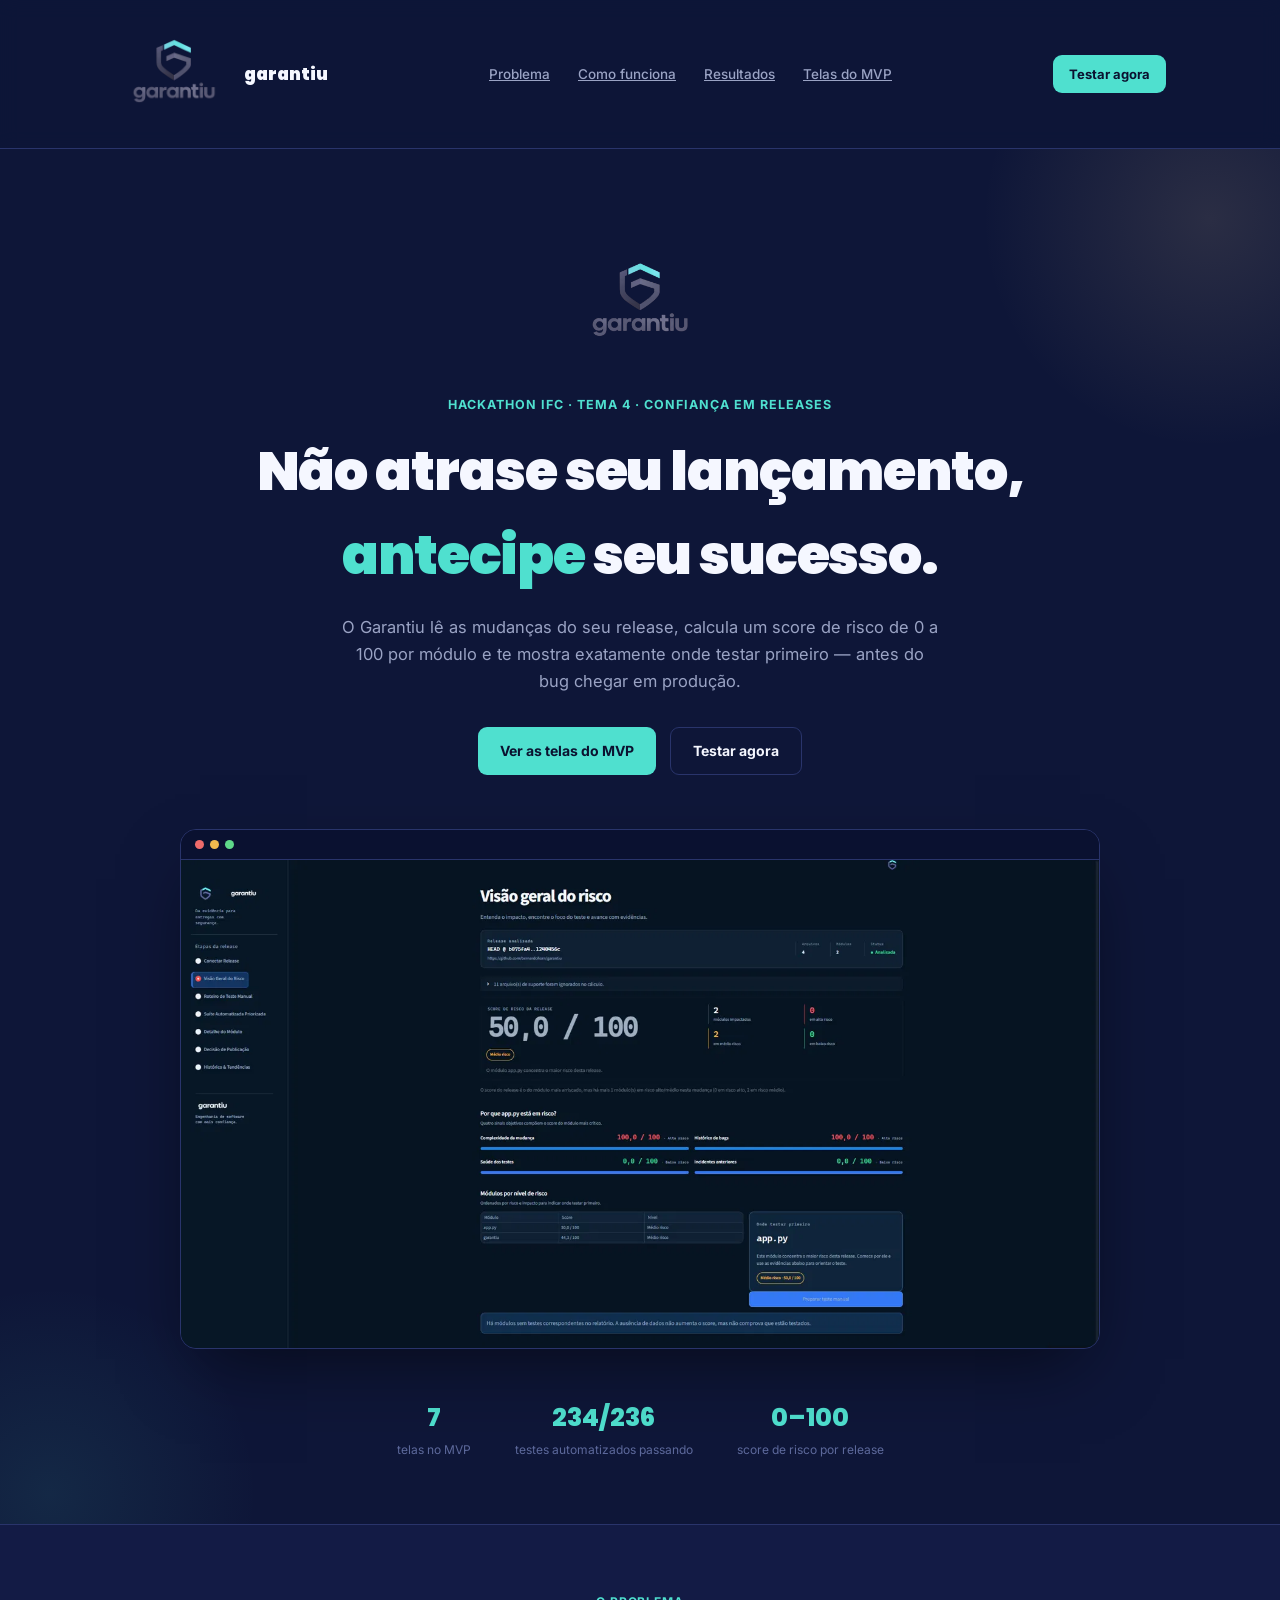
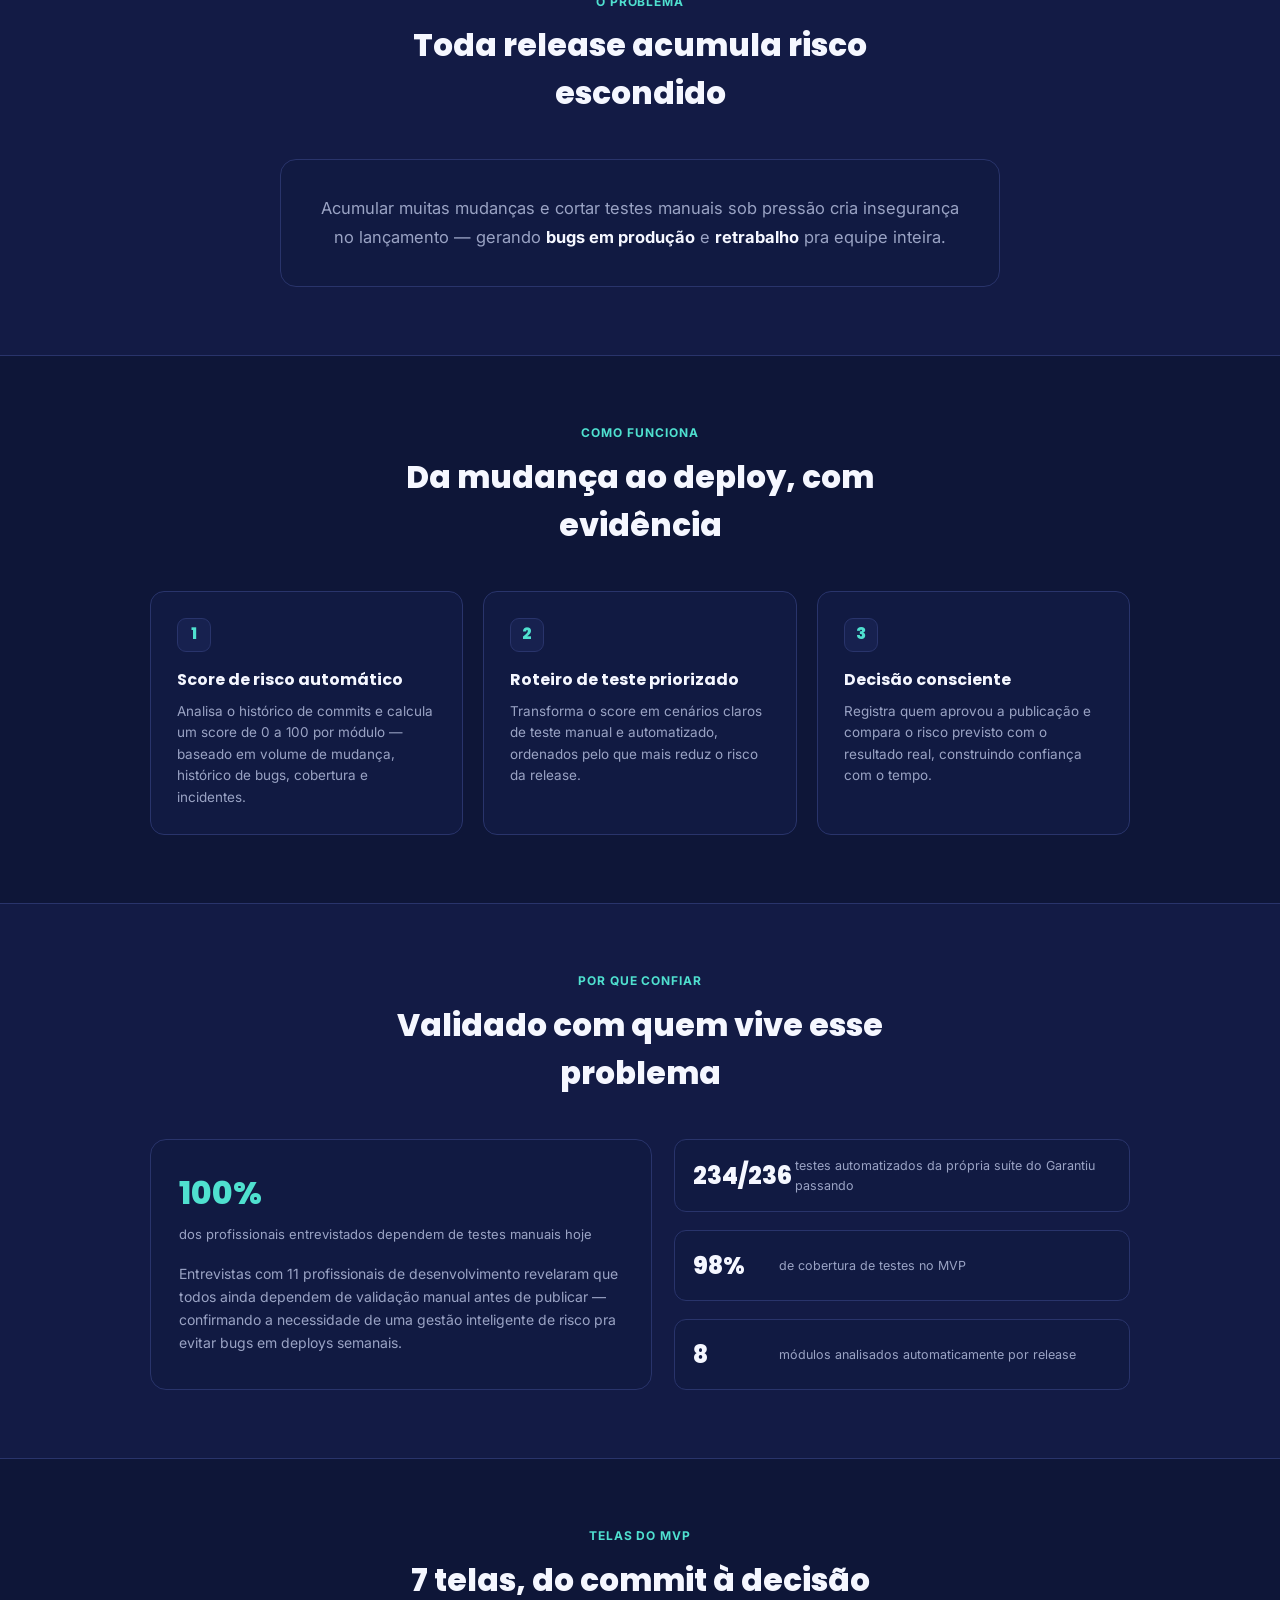
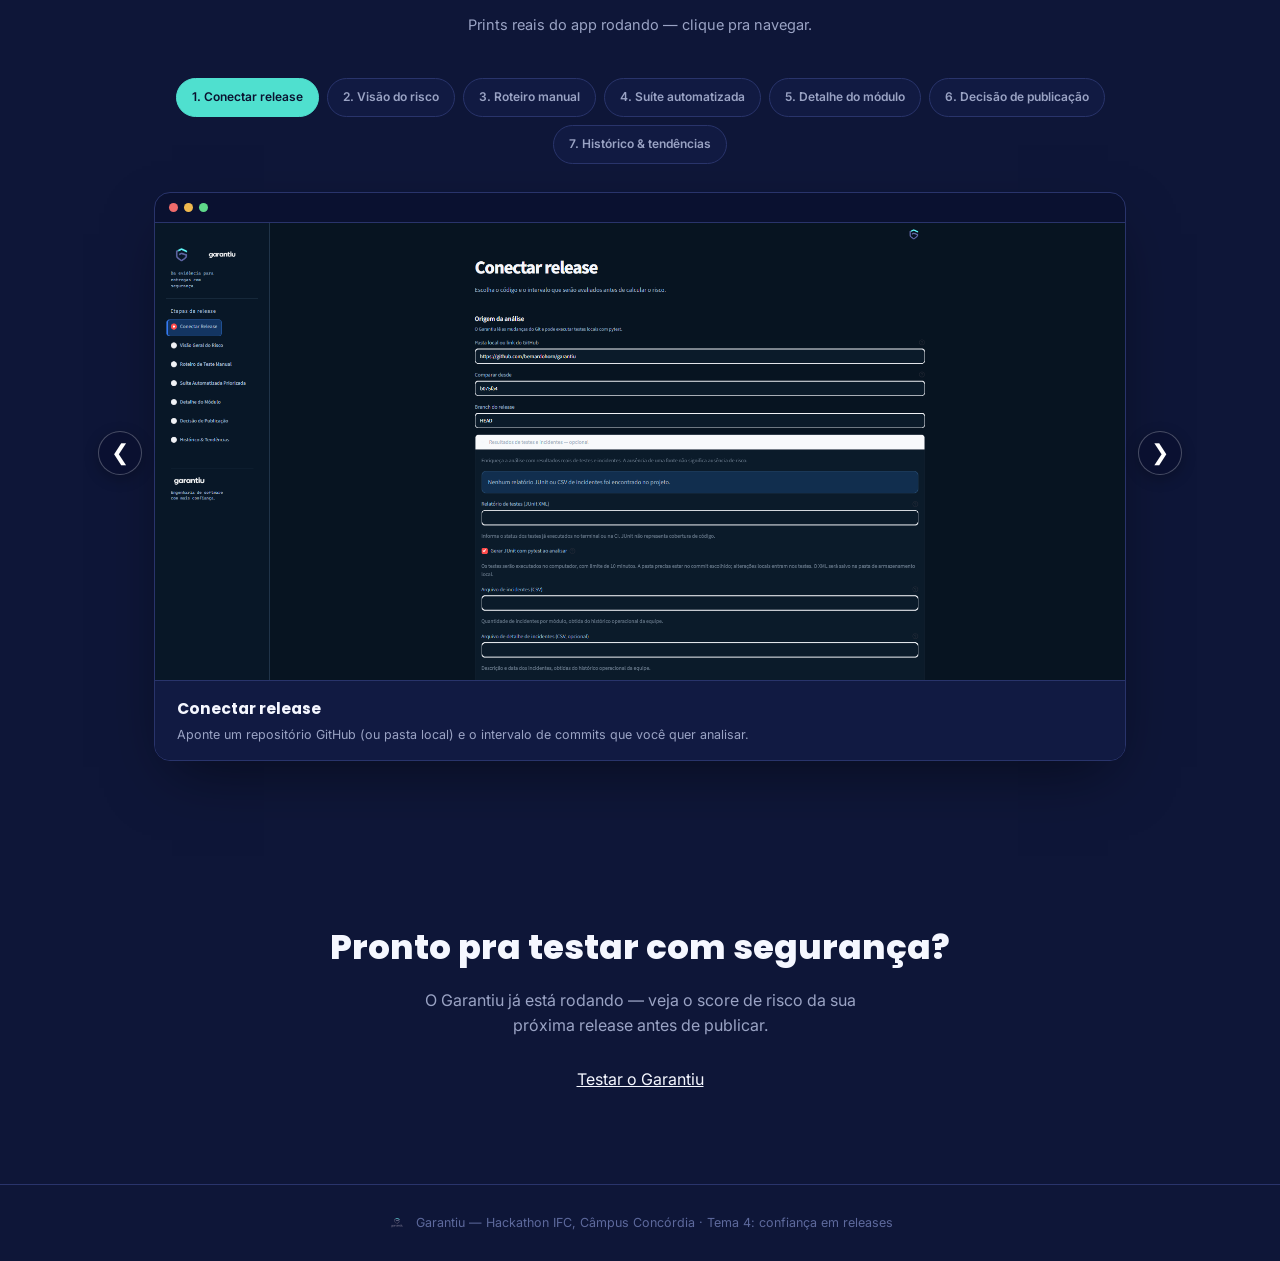
<file: index.html>
<!DOCTYPE html>
<html lang="pt-BR">
<head>
<meta charset="UTF-8">
<meta name="viewport" content="width=device-width, initial-scale=1.0">
<title>Garantiu — Usou, Testou, Aprovou.</title>
<link rel="preconnect" href="https://fonts.googleapis.com">
<link href="https://fonts.googleapis.com/css2?family=Poppins:wght@600;800;900&family=Inter:wght@400;500;600;700&display=swap" rel="stylesheet">
<link rel="stylesheet" href="landing page/style.css">
</head>
<body>

<header>
  <div class="navegacao envoltorio">
    <div class="marca"><img src="landing page/imagens/Logo_Garantiu.png" alt="Garantiu">garantiu</div>
    <nav class="links-navegacao">
      <a href="#problema">Problema</a>
      <a href="#funciona">Como funciona</a>
      <a href="#prova">Resultados</a>
      <a href="#telas">Telas do MVP</a>
    </nav>
    <a href="#chamada" class="botao pequeno">Testar agora</a>
  </div>
</header>

<section class="principal">
  <div class="envoltorio">
    <img class="logo-principal" src="landing page/imagens/Logo_Garantiu.png" alt="Garantiu">
    <div class="etiqueta">Hackathon IFC · Tema 4 · Confiança em releases</div>
    <h1>Não atrase seu lançamento,<br><span class="destaque">antecipe</span> seu sucesso.</h1>
    <p>O Garantiu lê as mudanças do seu release, calcula um score de risco de 0 a 100 por módulo e te mostra exatamente onde testar primeiro — antes do bug chegar em produção.</p>
    <div class="botoes-acao">
      <a href="#telas" class="botao">Ver as telas do MVP</a>
      <a href="#chamada" class="botao fantasma">Testar agora</a>
    </div>

    <div class="print-destaque">
      <div class="barra-topo">
        <div class="bolinha" style="background:#EF6B6B;"></div>
        <div class="bolinha" style="background:#F0B94E;"></div>
        <div class="bolinha" style="background:#5FD98A;"></div>
      </div>
      <img src="landing page/imagens/print-segunda parte.webp" alt="Tela Visão Geral do Risco do Garantiu, mostrando score 50 de 100">
    </div>

    <div class="estatisticas">
      <div class="item-estatistica"><div class="valor">7</div><div class="legenda">telas no MVP</div></div>
      <div class="item-estatistica"><div class="valor">234/236</div><div class="legenda">testes automatizados passando</div></div>
      <div class="item-estatistica"><div class="valor">0–100</div><div class="legenda">score de risco por release</div></div>
    </div>
  </div>
</section>

<section class="problema" id="problema">
  <div class="envoltorio">
    <div class="cabecalho-secao">
      <div class="etiqueta">O problema</div>
      <h2>Toda release acumula risco escondido</h2>
    </div>
    <div class="cartao">
      Acumular muitas mudanças e cortar testes manuais sob pressão cria insegurança no lançamento — gerando <strong>bugs em produção</strong> e <strong>retrabalho</strong> pra equipe inteira.
    </div>
  </div>
</section>

<section id="funciona">
  <div class="envoltorio">
    <div class="cabecalho-secao">
      <div class="etiqueta">Como funciona</div>
      <h2>Da mudança ao deploy, com evidência</h2>
    </div>
    <div class="etapas">
      <div class="etapa">
        <div class="numero">1</div>
        <h3>Score de risco automático</h3>
        <p>Analisa o histórico de commits e calcula um score de 0 a 100 por módulo — baseado em volume de mudança, histórico de bugs, cobertura e incidentes.</p>
      </div>
      <div class="etapa">
        <div class="numero">2</div>
        <h3>Roteiro de teste priorizado</h3>
        <p>Transforma o score em cenários claros de teste manual e automatizado, ordenados pelo que mais reduz o risco da release.</p>
      </div>
      <div class="etapa">
        <div class="numero">3</div>
        <h3>Decisão consciente</h3>
        <p>Registra quem aprovou a publicação e compara o risco previsto com o resultado real, construindo confiança com o tempo.</p>
      </div>
    </div>
  </div>
</section>

<section class="prova" id="prova">
  <div class="envoltorio">
    <div class="cabecalho-secao">
      <div class="etiqueta">Por que confiar</div>
      <h2>Validado com quem vive esse problema</h2>
    </div>
    <div class="grade-prova">
      <div class="cartao-prova">
        <div class="grande">100%</div>
        <div class="legenda">dos profissionais entrevistados dependem de testes manuais hoje</div>
        <p>Entrevistas com 11 profissionais de desenvolvimento revelaram que todos ainda dependem de validação manual antes de publicar — confirmando a necessidade de uma gestão inteligente de risco pra evitar bugs em deploys semanais.</p>
      </div>
      <div class="numeros-prova">
        <div class="linha-numero"><div class="valor">234/236</div><div class="legenda">testes automatizados da própria suíte do Garantiu passando</div></div>
        <div class="linha-numero"><div class="valor">98%</div><div class="legenda">de cobertura de testes no MVP</div></div>
        <div class="linha-numero"><div class="valor">8</div><div class="legenda">módulos analisados automaticamente por release</div></div>
      </div>
    </div>
  </div>
</section>

<section id="telas">
  <div class="envoltorio envoltorio-telas">
    <div class="cabecalho-secao">
      <div class="etiqueta">Telas do MVP</div>
      <h2>7 telas, do commit à decisão</h2>
      <p>Prints reais do app rodando — clique pra navegar.</p>
    </div>

    <div class="abas" id="abas">
      <div class="aba ativa" data-aba="tela1">1. Conectar release</div>
      <div class="aba" data-aba="tela2">2. Visão do risco</div>
      <div class="aba" data-aba="tela3">3. Roteiro manual</div>
      <div class="aba" data-aba="tela4">4. Suíte automatizada</div>
      <div class="aba" data-aba="tela5">5. Detalhe do módulo</div>
      <div class="aba" data-aba="tela6">6. Decisão de publicação</div>
      <div class="aba" data-aba="tela7">7. Histórico & tendências</div>
    </div>

    <div class="carrossel-telas">
      <button class="seta-tela anterior" type="button" aria-label="Ver imagem anterior">&#10094;</button>
      <button class="seta-tela proxima" type="button" aria-label="Ver próxima imagem">&#10095;</button>
    <div class="moldura-tela ativa" id="tela1">
      <div class="barra-topo"><div class="bolinha" style="background:#EF6B6B;"></div><div class="bolinha" style="background:#F0B94E;"></div><div class="bolinha" style="background:#5FD98A;"></div></div>
      <div class="rolagem-print"><img src="landing page/imagens/print- conectar release.png" alt="Tela Conectar Release"></div>
      <div class="descricao-tela"><h3>Conectar release</h3><p>Aponte um repositório GitHub (ou pasta local) e o intervalo de commits que você quer analisar.</p></div>
    </div>

    <div class="moldura-tela" id="tela2">
      <div class="barra-topo"><div class="bolinha" style="background:#EF6B6B;"></div><div class="bolinha" style="background:#F0B94E;"></div><div class="bolinha" style="background:#5FD98A;"></div></div>
      <div class="rolagem-print"><img src="landing page/imagens/print-segunda parte.webp" alt="Tela Visão Geral do Risco"></div>
      <div class="descricao-tela"><h3>Visão geral do risco</h3><p>Score consolidado da release, módulos por nível de risco e onde testar primeiro.</p></div>
    </div>

    <div class="moldura-tela" id="tela3">
      <div class="barra-topo"><div class="bolinha" style="background:#EF6B6B;"></div><div class="bolinha" style="background:#F0B94E;"></div><div class="bolinha" style="background:#5FD98A;"></div></div>
      <div class="rolagem-print"><img src="landing page/imagens/print-roteiro teste manual.png" alt="Tela Roteiro de Teste Manual"></div>
      <div class="descricao-tela"><h3>Roteiro de teste manual</h3><p>Transforma o score em cenários claros de teste, módulo por módulo.</p></div>
    </div>

    <div class="moldura-tela" id="tela4">
      <div class="barra-topo"><div class="bolinha" style="background:#EF6B6B;"></div><div class="bolinha" style="background:#F0B94E;"></div><div class="bolinha" style="background:#5FD98A;"></div></div>
      <div class="rolagem-print"><img src="landing page/imagens/print-suite automatizada.png" alt="Tela Suíte Automatizada Priorizada"></div>
      <div class="descricao-tela"><h3>Suíte automatizada priorizada</h3><p>Testes importados (JUnit/pytest), ordenados pelo que mais reduz o risco da release.</p></div>
    </div>

    <div class="moldura-tela" id="tela5">
      <div class="barra-topo"><div class="bolinha" style="background:#EF6B6B;"></div><div class="bolinha" style="background:#F0B94E;"></div><div class="bolinha" style="background:#5FD98A;"></div></div>
      <div class="rolagem-print"><img src="landing page/imagens/print-detalhe do módulo.png" alt="Tela Detalhe do Módulo"></div>
      <div class="descricao-tela"><h3>Detalhe do módulo</h3><p>As evidências que sustentam o risco de cada área alterada: arquivos, histórico de bugs e saúde dos testes.</p></div>
    </div>

    <div class="moldura-tela" id="tela6">
      <div class="barra-topo"><div class="bolinha" style="background:#EF6B6B;"></div><div class="bolinha" style="background:#F0B94E;"></div><div class="bolinha" style="background:#5FD98A;"></div></div>
      <div class="rolagem-print"><img src="landing page/imagens/print-decisão da publicação.png" alt="Tela Decisão de Publicação"></div>
      <div class="descricao-tela"><h3>Decisão de publicação</h3><p>Registra uma decisão humana consciente — o Garantiu não executa o deploy.</p></div>
    </div>

    <div class="moldura-tela" id="tela7">
      <div class="barra-topo"><div class="bolinha" style="background:#EF6B6B;"></div><div class="bolinha" style="background:#F0B94E;"></div><div class="bolinha" style="background:#5FD98A;"></div></div>
      <div class="rolagem-print"><img src="landing page/imagens/print-historico e tendencias.png" alt="Tela Histórico e Tendências"></div>
      <div class="descricao-tela"><h3>Histórico &amp; tendências</h3><p>Compara risco previsto e resultado real, release após release, pra construir confiança no score.</p></div>
    </div>
    </div>
  </div>
</section>

<section class="chamada-final" id="chamada">
  <div class="envoltorio">
    <h2>Pronto pra testar com segurança?</h2>
    <p>O Garantiu já está rodando — veja o score de risco da sua próxima release antes de publicar.</p>
    <a href="https://docs.google.com/forms/d/e/1FAIpQLSe_EEPoMMeDINQUR9GNrzMZuaR1k5V5yepb1EtK7Lp0d4F1yQ/viewform?usp=dialog" target="_blank" rel="noopener noreferrer" id="botao-chamada-final">Testar o Garantiu</a>
  </div>
</section>

<footer>
  <img src="landing page/imagens/Logo_Garantiu.png" alt="Garantiu"> Garantiu — Hackathon IFC, Câmpus Concórdia · Tema 4: confiança em releases
</footer>

<script src="landing page/script.js"></script>
</body>
</html>
</file>
<file: landing page/style.css>
:root{
  --bg:#0E1638; --bg-alt:#131B45; --card:#111A42; --card-alt:#17214F;
  --border:#29346B; --teal:#4FE0CF; --gold:#E8C994;
  --text:#F5F7FF; --dim:#9AA3C4; --faint:#5D699C;
  --low:#5FD98A; --mid:#F0B94E; --high:#EF6B6B;
}
*{box-sizing:border-box; margin:0; padding:0;}
html{scroll-behavior:smooth;}
body{background:var(--bg); color:var(--text); font-family:'Inter',sans-serif; line-height:1.55; overflow-x:hidden;}
h1,h2,h3,.marca{font-family:'Poppins',sans-serif;}
.envoltorio{max-width:1100px; margin:0 auto; padding:0 24px;}
a{color:inherit;}
img{max-width:100%; display:block;}

header{position:sticky; top:0; z-index:30; background:rgba(14,22,56,.85); backdrop-filter:blur(10px); border-bottom:1px solid var(--border);}
.navegacao{display:flex; align-items:center; justify-content:space-between; padding:14px 24px;}
.marca{display:flex; align-items:center; gap:10px; font-weight:900; font-size:17px;}
.marca img{width:120px; height:120px; object-fit:contain; flex-shrink:0;}
.links-navegacao{display:flex; gap:28px; font-size:13.5px; color:var(--dim); font-weight:500;}
.links-navegacao a:hover{color:var(--text);}
.botao{
  display:inline-flex; align-items:center; gap:8px; justify-content:center;
  background:var(--teal); color:#0B1230; font-weight:700; font-size:14px;
  border:none; border-radius:9px; padding:12px 22px; cursor:pointer; text-decoration:none;
  transition:transform .15s, filter .15s; white-space:nowrap;
}
.botao:hover{filter:brightness(1.08); transform:translateY(-1px);}
.botao.fantasma{background:transparent; border:1px solid var(--border); color:var(--text);}
.botao.pequeno{padding:9px 16px; font-size:13px;}

.principal{padding:84px 24px 64px; text-align:center; position:relative; overflow:hidden;}
.principal::before{
  content:""; position:absolute; top:-160px; right:-160px; width:460px; height:460px;
  background:radial-gradient(circle, var(--gold) 0%, transparent 70%); opacity:.13; border-radius:50%; pointer-events:none;
}
.principal::after{
  content:""; position:absolute; bottom:-180px; left:-160px; width:420px; height:420px;
  background:radial-gradient(circle, var(--teal) 0%, transparent 70%); opacity:.09; border-radius:50%; pointer-events:none;
}
.logo-principal{width:140px; height:140px; margin:0 auto 22px; object-fit:contain;}
.principal .etiqueta{color:var(--teal); font-weight:700; font-size:12.5px; letter-spacing:.08em; text-transform:uppercase; margin-bottom:16px;}
.principal h1{font-size:clamp(32px,5.4vw,54px); font-weight:900; letter-spacing:-0.02em; margin-bottom:16px; position:relative;}
.principal h1 .destaque{color:var(--teal);}
.principal p{color:var(--dim); font-size:16.5px; max-width:600px; margin:0 auto 32px; line-height:1.65; position:relative;}
.botoes-acao{display:flex; gap:14px; justify-content:center; flex-wrap:wrap; position:relative; margin-bottom:54px;}

.print-destaque{
  max-width:920px; margin:0 auto; border-radius:16px; overflow:hidden;
  border:1px solid var(--border); box-shadow:0 30px 70px -20px rgba(0,0,0,.55);
  position:relative;
}
.print-destaque .barra-topo{
  display:flex; align-items:center; gap:6px; padding:10px 14px; background:#0A1130; border-bottom:1px solid var(--border);
}
.print-destaque .bolinha{width:9px; height:9px; border-radius:50%;}
.print-destaque img{width:100%; display:block;}

.estatisticas{display:flex; gap:44px; justify-content:center; margin-top:50px; flex-wrap:wrap;}
.item-estatistica{text-align:center;}
.item-estatistica .valor{font-family:'Poppins',sans-serif; font-weight:800; font-size:25px; color:var(--teal);}
.item-estatistica .legenda{font-size:12px; color:var(--faint); margin-top:3px;}

section{padding:68px 24px;}
.cabecalho-secao{text-align:center; max-width:580px; margin:0 auto 42px;}
.cabecalho-secao .etiqueta{color:var(--teal); font-weight:700; font-size:12px; letter-spacing:.08em; text-transform:uppercase; margin-bottom:10px;}
.cabecalho-secao h2{font-size:clamp(23px,3.6vw,31px); font-weight:800; margin-bottom:10px;}
.cabecalho-secao p{color:var(--dim); font-size:14.5px;}

.problema{background:var(--bg-alt); border-top:1px solid var(--border); border-bottom:1px solid var(--border);}
.problema .cartao{
  max-width:720px; margin:0 auto; background:var(--card); border:1px solid var(--border);
  border-radius:16px; padding:34px; text-align:center; font-size:16.5px; color:var(--dim); line-height:1.75;
}
.problema .cartao strong{color:var(--text);}

.etapas{display:grid; grid-template-columns:repeat(3,1fr); gap:20px; max-width:980px; margin:0 auto;}
.etapa{background:var(--card); border:1px solid var(--border); border-radius:14px; padding:26px;}
.etapa .numero{
  width:34px; height:34px; border-radius:9px; background:var(--card-alt); border:1px solid var(--border);
  display:flex; align-items:center; justify-content:center; font-weight:800; color:var(--teal); margin-bottom:16px; font-family:'Poppins',sans-serif;
}
.etapa h3{font-size:16px; margin-bottom:8px;}
.etapa p{font-size:13.5px; color:var(--dim); line-height:1.6;}

.prova{background:var(--bg-alt); border-top:1px solid var(--border); border-bottom:1px solid var(--border);}
.grade-prova{display:grid; grid-template-columns:1.1fr 1fr; gap:22px; max-width:980px; margin:0 auto; align-items:stretch;}
.cartao-prova{background:var(--card); border:1px solid var(--border); border-radius:16px; padding:28px;}
.cartao-prova .grande{font-family:'Poppins',sans-serif; font-weight:800; font-size:32px; color:var(--teal); margin-bottom:6px;}
.cartao-prova .legenda{font-size:13px; color:var(--dim); margin-bottom:18px;}
.cartao-prova p{font-size:14px; color:var(--dim); line-height:1.65;}
.numeros-prova{display:flex; flex-direction:column; gap:18px; justify-content:center;}
.linha-numero{display:flex; align-items:center; gap:16px; background:var(--card); border:1px solid var(--border); border-radius:12px; padding:16px 18px;}
.linha-numero .valor{font-family:'Poppins',sans-serif; font-weight:800; font-size:24px; color:var(--text); min-width:70px;}
.linha-numero .legenda{font-size:12.5px; color:var(--dim);}

.envoltorio-telas{max-width:1020px; margin:0 auto;}
.abas{display:flex; gap:8px; flex-wrap:wrap; justify-content:center; margin-bottom:28px;}
.aba{
  padding:9px 15px; border-radius:20px; background:var(--card); border:1px solid var(--border);
  color:var(--dim); font-size:12px; font-weight:600; cursor:pointer; user-select:none; transition:.15s;
}
.aba:hover{color:var(--text);}
.aba.ativa{background:var(--teal); color:#0B1230; border-color:var(--teal);}
.carrossel-telas{position:relative;}
.seta-tela{
  position:absolute; top:42%; z-index:2; display:flex; align-items:center; justify-content:center;
  width:44px; height:44px; border:1px solid rgba(255,255,255,.25); border-radius:50%;
  background:rgba(10,17,48,.82); color:#fff; font-size:22px; cursor:pointer;
  box-shadow:0 4px 14px rgba(0,0,0,.25); transition:background .2s, transform .2s;
}
.seta-tela:hover{background:var(--teal); color:#0B1230; transform:scale(1.06);}
.seta-tela.anterior{left:-56px;}
.seta-tela.proxima{right:-56px;}
.seta-tela:focus-visible{outline:3px solid var(--teal); outline-offset:3px;}
.moldura-tela{
  display:none; border-radius:16px; overflow:hidden; border:1px solid var(--border);
  box-shadow:0 24px 60px -18px rgba(0,0,0,.5); background:#0A1130;
}
.moldura-tela.ativa{display:block; animation:aparecer .25s ease;}
@keyframes aparecer{from{opacity:0; transform:translateY(6px);} to{opacity:1; transform:translateY(0);}}
.moldura-tela .barra-topo{display:flex; align-items:center; gap:6px; padding:10px 14px; border-bottom:1px solid var(--border);}
.moldura-tela .bolinha{width:9px; height:9px; border-radius:50%;}
.moldura-tela .descricao-tela{
  padding:16px 22px; border-top:1px solid var(--border); background:var(--card);
}
.moldura-tela .descricao-tela h3{font-size:15.5px; margin-bottom:4px;}
.moldura-tela .descricao-tela p{font-size:12.5px; color:var(--dim);}
.rolagem-print{max-height:460px; overflow:auto;}
.rolagem-print img{width:100%; display:block;}

.chamada-final{text-align:center; padding:92px 24px; position:relative;}
.chamada-final h2{font-size:clamp(24px,4vw,34px); font-weight:800; margin-bottom:14px;}
.chamada-final p{color:var(--dim); margin-bottom:30px; max-width:480px; margin-left:auto; margin-right:auto;}

footer{border-top:1px solid var(--border); padding:28px 24px; text-align:center; color:var(--faint); font-size:12.5px; display:flex; align-items:center; justify-content:center; gap:10px; flex-wrap:wrap;}
footer img{width:18px; height:18px; object-fit:contain;}

@media (max-width:760px){
  .etapas{grid-template-columns:1fr;}
  .grade-prova{grid-template-columns:1fr;}
  .links-navegacao{display:none;}
  .marca img{width:38px; height:38px;}
  .logo-principal{width:96px; height:96px;}
  .seta-tela{width:36px; height:36px; font-size:18px;}
  .seta-tela.anterior{left:-18px;}
  .seta-tela.proxima{right:-18px;}
}
</file>
